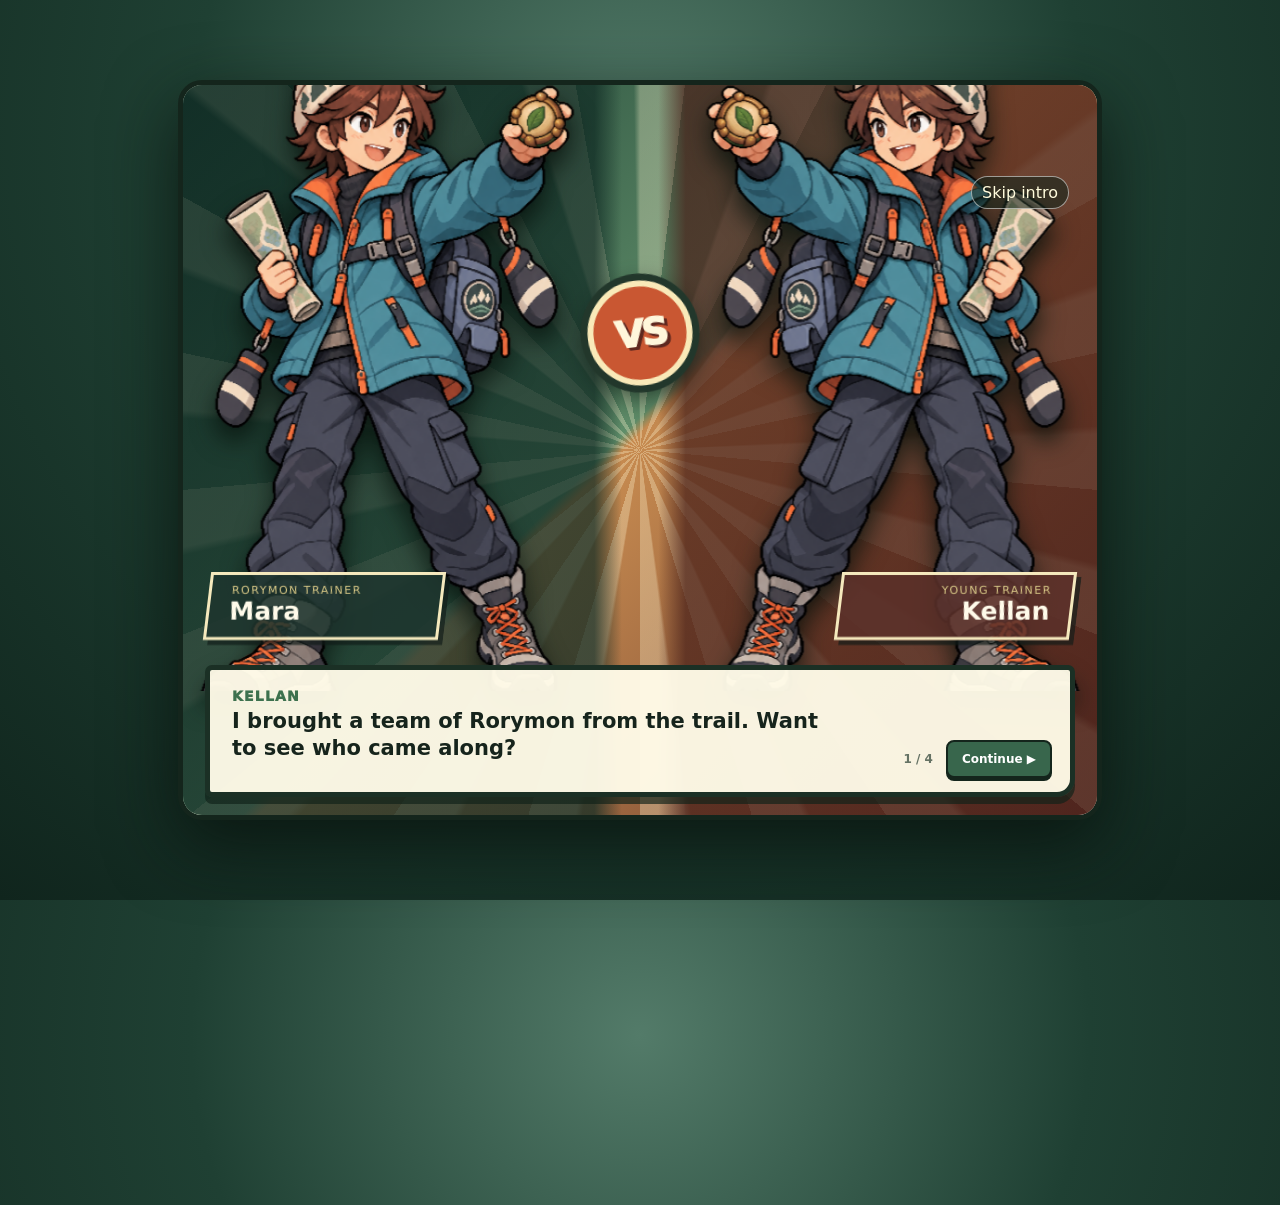
<file: demo/battle/index.html>
<!doctype html>
<html lang="en">
<head>
  <meta charset="utf-8">
  <meta name="viewport" content="width=device-width,initial-scale=1">
  <title>Rorymon Battle Prototype</title>
  <script>if(new URLSearchParams(location.search).has('wild'))document.documentElement.classList.add('skip-intro-mode')</script>
  <link rel="stylesheet" href="./styles.css">
</head>
<body>
  <main class="game" aria-label="Rorymon battle prototype">
    <section class="battle-shell">
      <section id="battle-intro" class="battle-intro" aria-label="Trainer introduction">
        <div class="intro-rays" aria-hidden="true"></div>
        <img id="challenger-art" class="trainer-art trainer-opponent" src="../../assets/characters/artwork/npcs/young-trainer-large-art-v1.png" alt="Young Trainer Kellan">
        <div class="versus" aria-hidden="true"><span>VS</span></div>
        <img id="player-trainer-art" class="trainer-art trainer-player" src="../../assets/characters/artwork/players/female-trainer-large-art-hair-brown-v1.png" alt="Player trainer Mara">
        <div class="trainer-name opponent-name"><small id="challenger-class">YOUNG TRAINER</small><strong id="challenger-name">Kellan</strong></div>
        <div class="trainer-name player-name"><small>RORYMON TRAINER</small><strong id="player-trainer-name">Mara</strong></div>
        <div class="intro-dialogue">
          <p id="intro-speaker" class="speaker">Kellan</p>
          <p id="intro-text">The trail taught Mossmoose a few new tricks. Want to see?</p>
          <div class="intro-controls">
            <span id="intro-progress">1 / 4</span>
            <button id="intro-next">Continue <span aria-hidden="true">▶</span></button>
          </div>
        </div>
        <button id="intro-skip" class="skip-intro">Skip intro</button>
      </section>
      <div id="battle-arena" class="arena awaiting-battle" aria-hidden="true">
        <button id="quality-toggle" class="quality-toggle" type="button" aria-pressed="false">▦ Pixel art</button>
        <button id="music-toggle" class="music-toggle" type="button" aria-pressed="true">♫ Music on</button>
        <div class="hud opponent">
          <div class="hud-top"><span id="opponent-name">Kellan's Mossmoose</span><span id="opponent-level" class="level">Lv. 5</span></div>
          <div class="hp-row"><span class="hp-label">HP</span><div class="hp-track"><div id="opponent-hp" class="hp-fill"></div></div></div>
          <div id="opponent-hp-text" class="hp-text">44 / 44</div>
          <div id="opponent-team" class="team-status" aria-label="Kellan's team"></div>
        </div>
        <div class="platform opponent"></div>
        <img id="opponent-sprite" class="combatant opponent-sprite" src="../../assets/mossmoose-sprite-front-transparent.png" alt="Kellan's Mossmoose">
        <div id="capture-ball" class="capture-ball" hidden><span></span></div>
        <div id="capture-stars" class="capture-stars" hidden><i>✦</i><i>✦</i><i>✦</i><i>✦</i><i>✦</i><i>✦</i></div>
        <div class="hud player">
          <div class="hud-top"><span id="player-name">Mossmoose</span><span id="player-level" class="level">Lv. 5</span></div>
          <div class="hp-row"><span class="hp-label">HP</span><div class="hp-track"><div id="player-hp" class="hp-fill"></div></div></div>
          <div id="player-hp-text" class="hp-text">44 / 44</div>
          <div class="exp-row"><span>EXP</span><div class="exp-track"><div id="player-exp" class="exp-fill"></div></div><span id="player-exp-text">50 / 100</span></div>
          <div id="player-team" class="team-status" aria-label="Mara's team"></div>
        </div>
        <div class="platform player"></div>
        <img id="player-sprite" class="combatant player-sprite" src="../../assets/mossmoose-sprite-rear-transparent.png" alt="Player's Mossmoose">
        <div id="exp-summary" class="exp-summary" hidden>
          <strong id="exp-title">Mossmoose gained 65 EXP!</strong>
          <span id="level-message"></span>
        </div>
      </div>
      <div id="battle-panel" class="panel awaiting-battle" aria-hidden="true">
        <div class="message">
          <div class="prompt-row"><h1 id="battle-prompt">What will Mossmoose do?</h1><span id="turn-number" class="turn">Turn 1</span></div>
          <p id="battle-log" role="status" aria-live="polite"></p>
          <div class="message-actions">
            <button id="switch-open" type="button">Switch</button>
            <div id="throw-actions" class="throw-actions" hidden>
              <button id="throw-open" type="button" aria-expanded="false" aria-controls="ball-choices">Throw</button>
              <div id="ball-choices" class="ball-choices" hidden>
                <button id="catch-rorymon" type="button" hidden></button>
                <button id="catch-ultra" type="button" hidden></button>
                <button id="catch-quick" type="button" hidden></button>
              </div>
            </div>
            <button id="run-away" type="button" hidden>Run Away</button>
            <button id="restart" hidden>Battle again</button>
            <button id="return-overworld" hidden>Return to overworld</button>
          </div>
        </div>
        <div id="move-grid" class="moves" aria-label="Moves"></div>
      </div>
    </section>
  </main>
  <script type="module" src="./app.js?v=20261005j"></script>
</body>
</html>
</file>
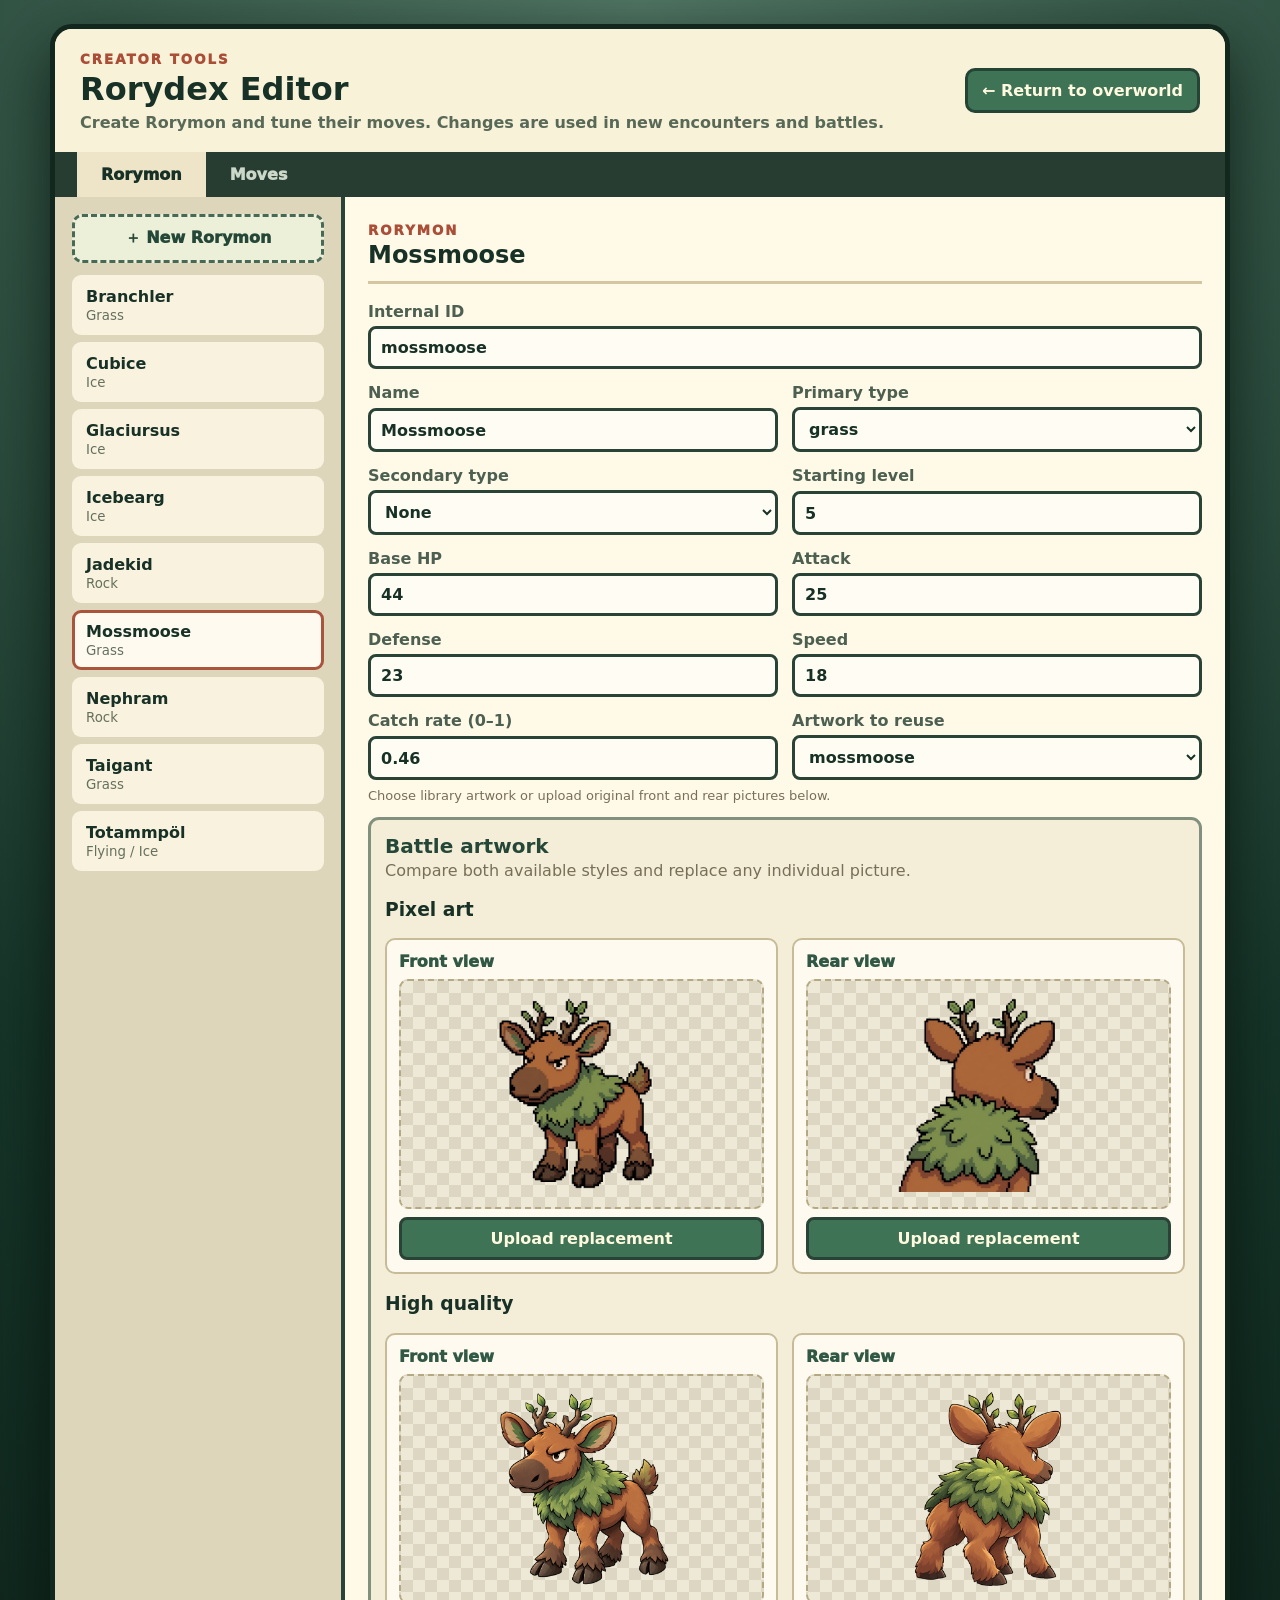
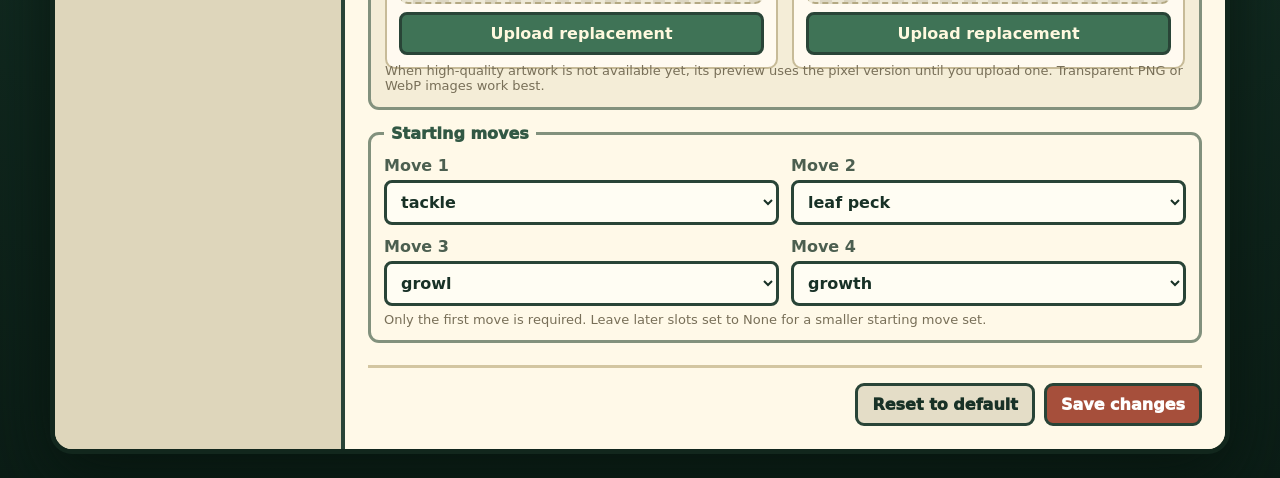
<file: demo/editor/index.html>
<!doctype html>
<html lang="en">
<head>
  <meta charset="utf-8">
  <meta name="viewport" content="width=device-width,initial-scale=1">
  <title>Rorydex Editor</title>
  <link rel="stylesheet" href="styles.css?v=20261005j">
</head>
<body>
  <main class="editor-shell">
    <header>
      <div><small>CREATOR TOOLS</small><h1>Rorydex Editor</h1><p>Create Rorymon and tune their moves. Changes are used in new encounters and battles.</p></div>
      <a href="../overworld/index.html">← Return to overworld</a>
    </header>
    <nav class="tabs" aria-label="Editor sections">
      <button class="active" data-tab="species">Rorymon</button>
      <button data-tab="moves">Moves</button>
    </nav>
    <section class="workspace">
      <aside>
        <button id="new-entry" class="new-entry">＋ New Rorymon</button>
        <div id="entry-list" class="entry-list"></div>
      </aside>
      <form id="editor-form">
        <div class="form-heading"><div><small id="form-kicker">RORYMON</small><h2 id="form-title">Choose a Rorymon</h2></div><span id="save-state" role="status"></span></div>
        <div id="form-fields" class="form-fields"></div>
        <div class="form-actions">
          <button id="reset-entry" type="button">Reset to default</button>
          <button id="delete-entry" type="button">Delete</button>
          <button type="submit">Save changes</button>
        </div>
      </form>
    </section>
  </main>
  <script type="module" src="app.js?v=20261005j"></script>
</body>
</html>
</file>
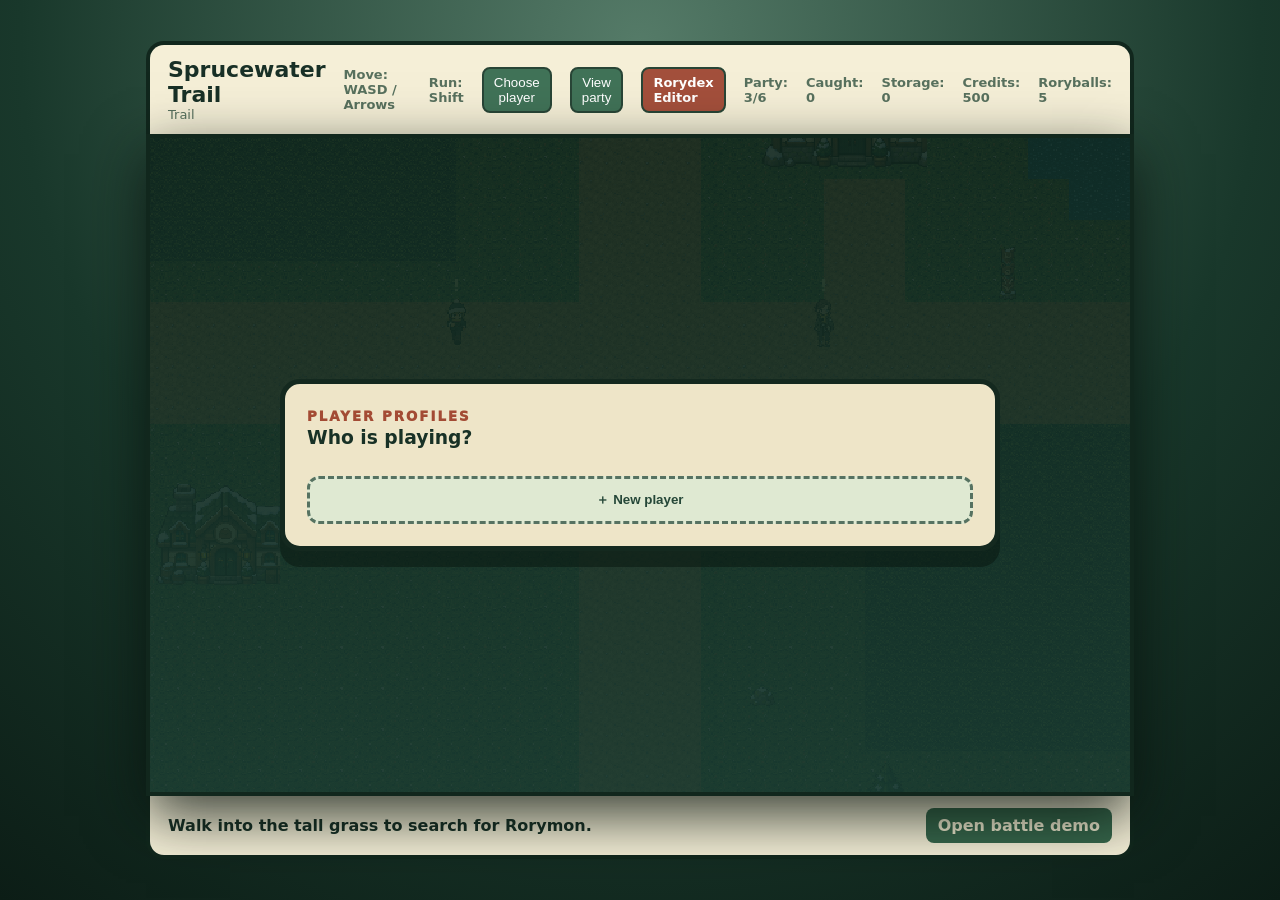
<file: demo/overworld/index.html>
<!doctype html>
<html lang="en">
<head>
  <meta charset="utf-8">
  <meta name="viewport" content="width=device-width,initial-scale=1">
  <title>Rorymon Overworld Prototype</title>
  <link rel="stylesheet" href="styles.css">
</head>
<body>
  <main class="game-shell">
    <header>
      <div><strong>Sprucewater Trail</strong><span id="terrain-label">Trail</span></div>
      <div class="controls"><span>Move: WASD / Arrows</span><span>Run: Shift</span><button id="profile-button" type="button">Player</button><button id="open-party" type="button">View party</button><a class="editor-link" href="../editor/index.html">Rorydex Editor</a><span id="party-count">Party: 3/6</span><span id="collection-count">Caught: 0</span><span id="storage-count">Storage: 0</span><span id="credit-count">Credits: 500</span><span id="ball-count">Roryballs: 5</span></div>
    </header>
    <section class="viewport" aria-label="Rorymon overworld">
      <canvas id="world" width="768" height="512"></canvas>
      <div id="healing-ball" class="healing-ball" hidden><span></span></div>
      <div id="attendant-pop" class="attendant-pop" hidden>
        <img id="attendant-portrait" alt="">
        <div class="attendant-message"><strong id="attendant-name"></strong><span id="attendant-line"></span></div>
      </div>
      <div class="location-card" id="location-card"><strong>Sprucewater Trail</strong><span>Explore the tall grass to find wild Rorymon.</span></div>
      <div class="encounter" id="encounter" hidden>
        <div class="encounter-flash"></div>
        <div class="encounter-card">
          <small>WILD ENCOUNTER</small>
          <h1 id="encounter-name">Something is rustling!</h1>
          <p>Your party is ready. Enter the battle or keep exploring.</p>
          <div><button id="enter-battle">Enter battle</button><button id="dismiss-encounter">Keep exploring</button></div>
        </div>
      </div>
      <div class="party-screen" id="party-screen" hidden>
        <section class="party-window" role="dialog" aria-modal="true" aria-labelledby="party-title">
          <div class="party-heading"><div><small>YOUR TEAM</small><h1 id="party-title">Rorymon Party</h1></div><button id="close-party" type="button" aria-label="Close party">×</button></div>
          <div class="party-list" id="party-list"></div>
          <div class="storage-heading"><small>STORAGE BOX</small><h2>Stored Rorymon</h2><span id="storage-summary">0 stored</span></div>
          <div class="storage-list" id="storage-list"></div>
        </section>
      </div>
      <div class="shop-screen" id="shop-screen" hidden>
        <section class="shop-window" role="dialog" aria-modal="true" aria-labelledby="shop-title">
          <div class="party-heading"><div><small>SPRUCEWATER STORE</small><h1 id="shop-title">Roryball Counter</h1></div><button id="close-shop" type="button" aria-label="Close store">×</button></div>
          <div class="shop-item"><div class="shop-ball"><span></span></div><div><h2>Roryball ×5</h2><p>A bundle of five standard Roryballs.</p></div><button id="buy-roryballs" type="button">Buy · 100 credits</button></div>
          <div class="shop-item"><div class="shop-ball ultra"><span></span></div><div><h2>Ultraroryball ×3</h2><p>Twice the normal capture strength.</p></div><button id="buy-ultraroryballs" type="button">Buy · 300 credits</button></div>
          <div class="shop-item"><div class="shop-ball quick"><span></span></div><div><h2>Quickroryball ×3</h2><p>Best on the first turn of a wild battle.</p></div><button id="buy-quickroryballs" type="button">Buy · 240 credits</button></div>
          <p id="shop-message">Welcome! Stock up before heading into the tall grass.</p>
        </section>
      </div>
      <div class="profile-screen" id="profile-screen" hidden>
        <section class="profile-window" role="dialog" aria-modal="true" aria-labelledby="profile-title">
          <div class="profile-heading"><div><small>PLAYER PROFILES</small><h1 id="profile-title">Who is playing?</h1></div><button id="close-profiles" type="button" aria-label="Close profiles">×</button></div>
          <div id="profile-list" class="profile-list"></div>
          <button id="new-profile" class="new-profile" type="button">＋ New player</button>
          <form id="profile-form" class="profile-form" hidden>
            <label>Character name<input id="character-name" maxlength="18" autocomplete="off" required placeholder="Enter a name"></label>
            <fieldset><legend>1. Choose Boy or Girl</legend><div id="body-choices" class="body-choices"></div></fieldset>
            <fieldset><legend>2. Choose hair color</legend><div id="hair-choices" class="hair-choices"></div></fieldset>
            <p id="profile-error" class="profile-error" aria-live="polite"></p>
            <div class="profile-actions"><button id="cancel-profile" type="button">Cancel</button><button type="submit">Start adventure</button></div>
          </form>
        </section>
      </div>
    </section>
    <footer><span id="status">Walk into the tall grass to search for Rorymon.</span><a href="../battle/?battle=1">Open battle demo</a></footer>
  </main>
  <script type="module" src="app.js"></script>
</body>
</html>
</file>
<file: demo/battle/styles.css>
:root { color-scheme: dark; font-family: "Trebuchet MS", system-ui, sans-serif; --ink:#16241c; --cream:#f7f1d6; --pine:#254d3a; --moss:#63a84f; --gold:#d6a84b; }
* { box-sizing: border-box; }
body { margin:0; min-height:100vh; display:grid; place-items:center; color:var(--ink); background:radial-gradient(circle at 50% 15%,#537b69 0,#1f4033 45%,#10251d 100%); }
button { font:inherit; }
.game { width:min(100vw,960px); padding:18px; }
.battle-shell { overflow:hidden; border:5px solid #14251c; border-radius:24px; background:#dfe7d7; box-shadow:0 24px 70px #07120dcc; }
.battle-intro { position:relative; height:min(78vw,730px); min-height:610px; overflow:hidden; background:linear-gradient(135deg,#18392e,#5f8d69 48%,#c78b50 49%,#5e3028); isolation:isolate; }
.intro-rays { position:absolute; inset:-30%; z-index:-1; opacity:.32; background:repeating-conic-gradient(from 10deg,transparent 0 9deg,#fff6d1 10deg 17deg); animation:turnRays 24s linear infinite; }
.battle-intro::after { content:""; position:absolute; inset:0; z-index:-1; background:linear-gradient(90deg,#102b24bb 0 45%,transparent 48% 52%,#4a211abb 55% 100%); }
.trainer-art { position:absolute; bottom:124px; width:52%; height:88%; object-fit:cover; object-position:50% 48%; filter:drop-shadow(0 14px 12px #07130dcc); }
.trainer-player { left:-3%; transform:translateX(-3%); animation:trainerInLeft .65s cubic-bezier(.2,.8,.25,1) both; }
.trainer-opponent { right:-3%; transform:translateX(3%) scaleX(-1); animation:trainerInRight .65s cubic-bezier(.2,.8,.25,1) both; }
.versus { position:absolute; z-index:4; left:50%; top:34%; width:105px; height:105px; display:grid; place-items:center; transform:translate(-50%,-50%) rotate(-7deg); border:6px solid #f9e9b8; border-radius:50%; background:#c95732; box-shadow:0 0 0 7px #22372b,0 10px 30px #08130dcc; }
.versus span { color:#fff7db; font-size:38px; font-weight:1000; letter-spacing:-3px; text-shadow:3px 3px #5e281f; }
.trainer-name { position:absolute; z-index:5; bottom:175px; min-width:235px; padding:9px 20px 11px; color:#fffbea; border:3px solid #f5e9bd; background:#1d352ddd; box-shadow:5px 5px 0 #101b17a8; transform:skew(-7deg); }
.trainer-name small,.trainer-name strong { display:block; transform:skew(7deg); }.trainer-name small{font-size:11px;letter-spacing:1.5px;color:#d9c987}.trainer-name strong{font-size:25px}.player-name{left:24px}.opponent-name{right:24px;text-align:right;background:#5b3029dd}
.intro-dialogue { position:absolute; z-index:8; left:22px; right:22px; bottom:18px; min-height:132px; padding:18px 22px 14px; border:5px solid #1b3025; border-radius:7px 7px 18px 7px; background:#fffbe9f5; box-shadow:0 7px 0 #0f2118aa; }
.intro-dialogue p { margin:0; }.speaker { margin-bottom:4px!important; color:#3d714e; font-size:14px; font-weight:1000; text-transform:uppercase; letter-spacing:1.2px; }.intro-dialogue #intro-text { max-width:75%; font-size:21px; line-height:1.3; font-weight:800; }
.intro-controls { position:absolute; right:18px; bottom:14px; display:flex; align-items:center; gap:13px; color:#657264; font-size:12px; font-weight:900; }
#intro-next { padding:10px 14px; color:#fff; border:2px solid #14251c; border-radius:8px; background:#38664c; box-shadow:0 3px 0 #14251c; font-weight:900; cursor:pointer; } #intro-next:hover{filter:brightness(1.12);transform:translateY(-1px)}
.skip-intro { position:absolute; z-index:10; top:91px; right:28px; padding:6px 10px; color:#fffbdc; border:1px solid #fff8; border-radius:20px; background:#14251c99; cursor:pointer; }
.awaiting-battle { position:absolute!important; width:1px!important; height:1px!important; overflow:hidden!important; clip-path:inset(50%)!important; opacity:0; pointer-events:none; }
.skip-intro-mode .battle-intro{display:none!important}
.intro-exit { animation:introExit .42s ease-in both; }.battle-enter { animation:battleEnter .5s ease-out both; }.dialogue-pop .intro-dialogue{animation:dialoguePop .22s ease-out}
@keyframes trainerInLeft{from{transform:translateX(-55%)}to{transform:translateX(-3%)}} @keyframes trainerInRight{from{transform:translateX(55%) scaleX(-1)}to{transform:translateX(3%) scaleX(-1)}} @keyframes turnRays{to{transform:rotate(360deg)}} @keyframes introExit{to{opacity:0;transform:scale(1.04)}} @keyframes battleEnter{from{opacity:0}to{opacity:1}} @keyframes dialoguePop{50%{transform:translateY(3px)}}
.arena { position:relative; height:min(58vw,520px); min-height:390px; overflow:hidden; background:linear-gradient(#93c6c1 0 48%,#8faf6d 48% 70%,#527148 70%); }
.music-toggle { position:absolute; z-index:8; top:14px; right:14px; padding:7px 11px; color:#f8f2d8; border:2px solid #173025; border-radius:18px; background:#294a3dcc; box-shadow:0 2px 0 #14251c; font-size:12px; font-weight:900; cursor:pointer; }.music-toggle:hover{filter:brightness(1.12)}.music-toggle[aria-pressed="false"]{opacity:.7}
.arena::before { content:""; position:absolute; inset:0; opacity:.5; background:radial-gradient(ellipse at 79% 57%,#d9dc9e 0 12%,transparent 13%),radial-gradient(ellipse at 24% 84%,#a3bd79 0 17%,transparent 18%),linear-gradient(165deg,transparent 58%,#3f613c 59% 61%,transparent 62%); }
.arena::after { content:""; position:absolute; left:0; right:0; top:38%; height:24%; opacity:.65; background:linear-gradient(150deg,transparent 0 8%,#274b3a 9% 11%,transparent 12% 20%,#315a42 21% 23%,transparent 24% 75%,#274b3a 76% 78%,transparent 79%); }
.platform { position:absolute; border-radius:50%; background:radial-gradient(ellipse,#b7c988 0 42%,#78945e 44% 62%,transparent 64%); filter:drop-shadow(0 12px 8px #29432d88); }
.platform.opponent { width:280px; height:90px; right:65px; top:245px; }
.platform.player { width:340px; height:110px; left:40px; bottom:20px; }
.combatant { position:absolute; z-index:3; object-fit:contain; image-rendering:pixelated; transform-origin:50% 90%; filter:drop-shadow(0 12px 5px #1b2a1d77); transition:filter .15s; }
.opponent-sprite { width:245px; height:245px; right:72px; top:67px; }
.player-sprite { width:300px; height:300px; left:55px; bottom:16px; }
.opponent-sprite.totammpol-sprite { width:192px; height:288px; right:110px; top:30px; }
.player-sprite.totammpol-sprite { width:192px; height:288px; left:105px; bottom:16px; }
.capture-ball{position:absolute;z-index:7;width:34px;height:34px;border:4px solid #2e251d;border-radius:50%;background:radial-gradient(circle at 42% 40%,#79dcca 0 12%,#2f806c 14% 31%,#a66a35 33% 52%,#4f321f 54% 63%,#d49a50 65%);box-shadow:0 5px 0 #15251c55}.capture-ball[hidden],.capture-stars[hidden]{display:none}.capture-ball span{position:absolute;left:50%;top:50%;width:9px;height:9px;border:2px solid #fff4c6;border-radius:50%;background:#74e1db;transform:translate(-50%,-50%)}.capture-ball.throwing{display:block;animation:throwBall .72s linear forwards}.capture-ball.impact{display:block;left:calc(100% - 205px);top:225px;transform:translate(-50%,-50%) rotate(700deg)}.capture-ball.dropping{display:block;animation:dropBall .28s ease-in forwards}.capture-ball.resting{display:block;left:calc(100% - 205px);top:290px;transform:translate(-50%,-50%)}.capture-ball.shaking{animation:ballShake .38s ease-in-out 3}.capture-ball.breaking{animation:ballBreak .48s ease-out forwards}.capture-ball.success{animation:ballSuccess .7s ease-out}.capture-stars{position:absolute;z-index:8;left:calc(100% - 205px);top:290px;width:1px;height:1px}.capture-stars i{position:absolute;color:#ffe277;font-style:normal;font-size:23px;text-shadow:0 0 6px #fff,0 0 12px #efac36;animation:starBurst .75s ease-out both}.capture-stars i:nth-child(1){--x:-64px;--y:-13px}.capture-stars i:nth-child(2){--x:-38px;--y:-58px}.capture-stars i:nth-child(3){--x:10px;--y:-68px}.capture-stars i:nth-child(4){--x:55px;--y:-35px}.capture-stars i:nth-child(5){--x:63px;--y:18px}.capture-stars i:nth-child(6){--x:-12px;--y:56px}.capture-absorb{animation:absorbIntoBall .65s ease-in forwards}.capture-escaped{animation:escapeFromBall .45s ease-out both}
.hud { position:absolute; z-index:4; width:310px; padding:12px 16px; border:4px solid #1d3025; border-radius:16px 5px 16px 5px; background:#fffbedee; box-shadow:6px 7px 0 #21352a55; }
.hud.opponent { top:25px; left:28px; }
.hud.player { right:28px; bottom:25px; }
.hud-top { display:flex; justify-content:space-between; align-items:baseline; font-weight:900; font-size:22px; }
.level { font-size:15px; color:#445347; }
.hp-row { display:grid; grid-template-columns:30px 1fr; gap:7px; align-items:center; margin-top:8px; }
.hp-label { padding:2px 4px; color:#fff; background:#273d30; border-radius:5px; font-size:12px; font-weight:900; text-align:center; }
.hp-track { height:13px; overflow:hidden; border:2px solid #26392e; border-radius:10px; background:#d7d5c7; }
.hp-fill { height:100%; width:100%; border-radius:8px; background:linear-gradient(#8bdb60,#439d43); transition:width .55s ease; }
.hp-fill.warning { background:linear-gradient(#ffd65f,#d99b28); }.hp-fill.critical { background:linear-gradient(#ff7968,#c33d34); }
.hp-text { margin-top:4px; text-align:right; font:700 13px ui-monospace,monospace; color:#475047; }
.exp-row { display:grid; grid-template-columns:28px 1fr auto; align-items:center; gap:6px; margin-top:5px; color:#35677a; font:900 10px ui-monospace,monospace; }
.team-status { display:flex; justify-content:flex-end; gap:5px; margin-top:6px; }
.team-pip { width:13px; height:13px; border:2px solid #26392e; border-radius:50%; background:linear-gradient(#df7657 0 43%,#fff5d9 46% 100%); box-shadow:0 1px 0 #ffffff88 inset; }
.team-pip.active { outline:2px solid #d7ad44; outline-offset:1px; }.team-pip.fainted{filter:grayscale(1);opacity:.38}
.exp-track { height:7px; overflow:hidden; border:1px solid #37505a; border-radius:8px; background:#d9d9cf; }
.exp-fill { height:100%; width:0; border-radius:8px; background:linear-gradient(#76dcec,#2babc8); transition:width .8s ease; }
.exp-summary { position:absolute; z-index:9; left:50%; bottom:18px; min-width:330px; padding:12px 18px; color:#173026; text-align:center; border:4px solid #1d392c; border-radius:12px; background:#fff7d9f2; box-shadow:0 7px 0 #17302477; transform:translateX(-50%); }
.exp-summary strong,.exp-summary span { display:block; }.exp-summary span{margin-top:3px;color:#3d7254;font-weight:900}.exp-summary.show{animation:summaryIn .35s ease-out both}
.level-up { animation:levelUp .9s ease-in-out!important; }
.panel { display:grid; grid-template-columns:1fr 1.35fr; min-height:210px; border-top:5px solid #14251c; background:#f3edd1; }
.message { padding:20px 22px; display:flex; flex-direction:column; gap:12px; border-right:4px solid #21352a; background:linear-gradient(135deg,#fffbea,#e8ddb7); }
.prompt-row { display:flex; justify-content:space-between; align-items:center; gap:12px; }
#battle-prompt { margin:0; font-size:21px; }.turn { white-space:nowrap; color:#657264; font-weight:800; font-size:13px; }
#battle-log { min-height:88px; margin:0; white-space:pre-line; overflow:auto; color:#4e584d; line-height:1.45; font-weight:650; }
.moves { display:grid; grid-template-columns:1fr 1fr; gap:10px; padding:16px; background:#263c30; }
.move { min-height:78px; padding:10px 13px; text-align:left; color:#152219; border:3px solid #17271d; border-radius:12px; background:#f5f0db; box-shadow:0 4px 0 #132219; cursor:pointer; transition:transform .1s,filter .1s; }
.move:hover:not(:disabled) { transform:translateY(-2px); filter:brightness(1.08); }.move:active:not(:disabled){transform:translateY(2px);box-shadow:0 1px 0 #132219}.move:disabled{cursor:not-allowed;opacity:.55}
.move span { display:block; font-size:18px; font-weight:950; }.move small { display:block; margin-top:4px; font-weight:800; color:#4e5a4e; }.move.grass { background:linear-gradient(135deg,#e9f4cf,#acd477); }.moves.locked{pointer-events:none}
.move.ice { background:linear-gradient(135deg,#f1fbff,#9eddeb); }
.move.flying { background:linear-gradient(135deg,#f2fbff,#b7dce8); }
.move.rock { background:linear-gradient(135deg,#f2ead8,#bda77a); }
.message-actions { margin-top:auto; display:flex; flex-wrap:wrap; gap:8px; }
#restart,#switch-open,#throw-open,#run-away,#catch-rorymon,#catch-ultra,#catch-quick,#return-overworld { padding:9px 16px; border:2px solid #273a2e; border-radius:9px; color:#fff; background:#365f48; font-weight:900; cursor:pointer; }
#switch-open { background:#446d75; } #switch-open:disabled{opacity:.45;cursor:not-allowed}
#throw-open{background:#a64f3b}#throw-open:disabled{opacity:.45;cursor:not-allowed}#run-away{background:#765846}.throw-actions{position:relative}.ball-choices{position:absolute;z-index:12;left:0;bottom:calc(100% + 7px);display:grid;min-width:190px;gap:5px;padding:7px;border:3px solid #273a2e;border-radius:11px;background:#fff8df;box-shadow:0 5px 0 #15251c55}.ball-choices[hidden]{display:none}.ball-choices button{width:100%;text-align:left;background:#a64f3b}.ball-choices button[hidden]{display:none}
.switch-choice { background:linear-gradient(135deg,#e4f2e6,#a9d0bd); }.cancel-switch{background:#ddd8ca}
.lunge-right { animation:lungeRight .33s ease; }.lunge-left { animation:lungeLeft .33s ease; }.hit { animation:hit .42s ease; filter:brightness(1.7) sepia(.4) drop-shadow(0 12px 5px #1b2a1d77); }
.faint { animation:faintOut .58s ease-in both; }.send-out { animation:sendOut .62s cubic-bezier(.2,.8,.25,1) both; }
.capture-wobble{animation:captureWobble .85s ease-in-out}.captured{animation:capturedOut .6s ease-in both}
@keyframes lungeRight { 50%{transform:translate(18px,-5px) rotate(2deg)} } @keyframes lungeLeft { 50%{transform:translate(-18px,5px) rotate(-2deg)} } @keyframes hit { 25%,75%{transform:translateX(-8px);opacity:.55}50%{transform:translateX(8px);opacity:1} }
@keyframes faintOut{to{opacity:0;transform:translateY(55px) scale(.72)}} @keyframes sendOut{from{opacity:0;transform:scale(.2)}70%{transform:scale(1.07)}to{opacity:1;transform:scale(1)}}
@keyframes captureWobble{0%,100%{transform:rotate(0)}20%{transform:rotate(-6deg) scale(.92)}45%{transform:rotate(6deg) scale(.82)}70%{transform:rotate(-4deg) scale(.72)}}@keyframes capturedOut{to{opacity:0;transform:scale(.08);filter:brightness(2) drop-shadow(0 0 22px #fff)}}
@keyframes throwBall{0%{left:27%;top:73%;transform:translate(-50%,-50%) rotate(0) scale(.7);animation-timing-function:ease-out}22%{left:36%;top:47%;transform:translate(-50%,-50%) rotate(155deg) scale(.84);animation-timing-function:ease-out}45%{left:49%;top:23%;transform:translate(-50%,-50%) rotate(330deg) scale(1);animation-timing-function:ease-in}68%{left:64%;top:25%;transform:translate(-50%,-50%) rotate(500deg) scale(1.08);animation-timing-function:ease-in}84%{left:calc(100% - 245px);top:34%;transform:translate(-50%,-50%) rotate(610deg) scale(1.05);animation-timing-function:ease-in}100%{left:calc(100% - 205px);top:225px;transform:translate(-50%,-50%) rotate(700deg) scale(1)}}@keyframes dropBall{0%{left:calc(100% - 205px);top:225px;transform:translate(-50%,-50%) rotate(700deg)}75%{left:calc(100% - 205px);top:295px;transform:translate(-50%,-50%) rotate(755deg) scale(.96)}100%{left:calc(100% - 205px);top:290px;transform:translate(-50%,-50%) rotate(760deg)}}@keyframes absorbIntoBall{0%{opacity:1;transform:scale(1);filter:brightness(1)}45%{opacity:.9;transform:scale(.62);filter:brightness(3) saturate(.2)}100%{opacity:0;transform:translateY(75px) scale(.05);filter:brightness(4)}}@keyframes ballShake{0%,100%{transform:translate(-50%,-50%) rotate(0)}30%{transform:translate(-58%,-50%) rotate(-17deg)}70%{transform:translate(-42%,-50%) rotate(17deg)}}@keyframes ballBreak{0%{transform:translate(-50%,-50%) scale(1)}55%{transform:translate(-50%,-50%) scale(1.35);filter:brightness(2.8)}100%{transform:translate(-50%,-50%) scale(.2);opacity:0}}@keyframes escapeFromBall{0%{opacity:0;transform:translateY(65px) scale(.08);filter:brightness(4)}100%{opacity:1;transform:scale(1);filter:brightness(1)}}@keyframes ballSuccess{45%{filter:brightness(2);box-shadow:0 0 25px #ffe87b}100%{filter:brightness(1);box-shadow:0 5px 0 #15251c55}}@keyframes starBurst{0%{opacity:0;transform:translate(0,0) scale(.2) rotate(0)}35%{opacity:1}100%{opacity:0;transform:translate(var(--x),var(--y)) scale(1.15) rotate(160deg)}}
@keyframes summaryIn{from{opacity:0;transform:translate(-50%,14px)}to{opacity:1;transform:translate(-50%,0)}} @keyframes levelUp{0%,100%{filter:drop-shadow(0 12px 5px #1b2a1d77)}35%,70%{filter:brightness(1.65) drop-shadow(0 0 22px #f4e979);transform:translateY(-10px) scale(1.04)}}
@media(max-width:720px){.game{padding:0}.battle-shell{border-width:0;border-radius:0}.battle-intro{height:100vh;min-height:620px}.trainer-art{width:68%;height:76%;bottom:150px}.trainer-player{left:-20%}.trainer-opponent{right:-20%}.versus{width:75px;height:75px;top:38%}.versus span{font-size:28px}.trainer-name{bottom:165px;min-width:160px;padding:7px 11px}.trainer-name strong{font-size:19px}.player-name{left:10px}.opponent-name{right:10px}.skip-intro{top:18px;right:12px}.intro-dialogue{left:10px;right:10px;bottom:10px;min-height:142px}.intro-dialogue #intro-text{max-width:100%;padding-right:0;font-size:18px}.intro-controls{position:static;justify-content:space-between;margin-top:12px}.arena{height:58vh;min-height:360px}.music-toggle{top:68px;right:10px}.opponent-sprite{width:180px;height:180px;right:15px;top:100px}.player-sprite{width:230px;height:230px;left:0;bottom:18px}.platform.opponent{right:0;top:230px}.platform.player{left:-45px}.hud{width:235px}.hud.opponent{left:12px;top:12px}.hud.player{right:12px;bottom:12px}.exp-summary{min-width:290px;bottom:8px}.panel{grid-template-columns:1fr}.message{border-right:0;border-bottom:4px solid #21352a;padding:13px 16px}.moves{padding:12px}.move{min-height:65px}}
@media(max-width:720px){.opponent-sprite.totammpol-sprite{width:128px;height:192px;right:76px;top:88px}.player-sprite.totammpol-sprite{width:128px;height:192px;left:61px;bottom:18px}}
@media(prefers-reduced-motion:reduce){*,*::before,*::after{animation-duration:.001ms!important;transition-duration:.001ms!important}}
.quality-toggle{position:absolute;z-index:8;top:14px;right:124px;padding:7px 11px;color:#f8f2d8;border:2px solid #173025;border-radius:18px;background:#294a3dcc;box-shadow:0 2px 0 #14251c;font-size:12px;font-weight:900;cursor:pointer}.quality-toggle:hover{filter:brightness(1.12)}.arena.high-quality .combatant{image-rendering:auto}@media(max-width:720px){.quality-toggle{top:68px;right:120px}}
.capture-ball[data-ball="ultra"]{background:radial-gradient(circle at 42% 40%,#ffe66d 0 12%,#2b344d 14% 31%,#d6a72f 33% 52%,#1b2238 54% 63%,#f0d25b 65%)}.capture-ball[data-ball="quick"]{background:radial-gradient(circle at 42% 40%,#f8fbff 0 12%,#2c8fc4 14% 31%,#f2d552 33% 52%,#1c5578 54% 63%,#d6f4ff 65%)}
</file>
<file: demo/editor/styles.css>
:root{font-family:"Trebuchet MS",system-ui,sans-serif;color:#183126;background:#10261d;color-scheme:dark}*{box-sizing:border-box}body{margin:0;min-height:100vh;padding:24px;background:radial-gradient(circle at 50% 0,#527765,#17362a 55%,#0b1d16)}button,input,select{font:inherit}.editor-shell{width:min(1180px,100%);margin:auto;border:5px solid #12271d;border-radius:22px;background:#eee5c8;box-shadow:0 22px 65px #06130dcc;overflow:hidden}header{display:flex;align-items:center;justify-content:space-between;gap:20px;padding:20px 25px;background:#f8f2d9}header small,.form-heading small{color:#aa4e38;font-weight:1000;letter-spacing:2px}header h1{margin:2px 0 0;font-size:32px}header p{margin:5px 0 0;color:#596957;font-weight:700}header a{flex:none;padding:10px 14px;border:3px solid #254435;border-radius:10px;background:#3f7356;color:#fff9df;text-decoration:none;font-weight:900}.tabs{display:flex;padding:0 22px;background:#273d31}.tabs button{padding:13px 24px;border:0;background:transparent;color:#cbd7c8;font-weight:1000;cursor:pointer}.tabs button.active{background:#eee5c8;color:#183126}.workspace{display:grid;grid-template-columns:290px 1fr;min-height:650px}aside{padding:17px;border-right:4px solid #294437;background:#ded6bb}.new-entry{width:100%;padding:11px;border:3px dashed #496957;border-radius:10px;background:#edf0d8;color:#254738;font-weight:1000;cursor:pointer}.entry-list{display:grid;gap:7px;margin-top:12px}.entry-list button{padding:9px 11px;border:3px solid transparent;border-radius:9px;background:#f8f2de;color:#183126;text-align:left;cursor:pointer}.entry-list button.active{border-color:#aa543e;background:#fffaf0}.entry-list strong,.entry-list small{display:block}.entry-list small{margin-top:2px;color:#66705e;text-transform:capitalize}form{padding:23px;background:#fff9e8}.form-heading{display:flex;align-items:center;justify-content:space-between;border-bottom:3px solid #d3c6a1;padding-bottom:12px}.form-heading h2{margin:2px 0 0}.form-heading span{color:#397253;font-weight:900}.form-fields{display:grid;grid-template-columns:repeat(2,minmax(0,1fr));gap:14px;margin-top:18px}.form-fields label{display:grid;gap:5px;color:#4c5f50;font-weight:900}.form-fields label.wide{grid-column:1/-1}.form-fields input,.form-fields select{width:100%;padding:9px 10px;border:3px solid #294437;border-radius:8px;background:#fffdf3;color:#183126;font-weight:800}.form-fields fieldset{grid-column:1/-1;display:grid;grid-template-columns:repeat(2,minmax(0,1fr));gap:12px;margin:0;padding:13px;border:3px solid #82917d;border-radius:11px}.form-fields legend{padding:0 7px;font-weight:1000;color:#315844}.hint{grid-column:1/-1;margin:-6px 0 0;color:#786f58;font-size:13px}.form-actions{display:flex;justify-content:flex-end;gap:9px;margin-top:22px;padding-top:15px;border-top:3px solid #d3c6a1}.form-actions button{padding:9px 14px;border:3px solid #294437;border-radius:9px;background:#e4ddc7;color:#183126;font-weight:1000;cursor:pointer}.form-actions button[type=submit]{background:#a64f3b;color:#fff}.form-actions #delete-entry{color:#9d3e34}.form-actions button[hidden]{display:none}@media(max-width:760px){body{padding:0}.editor-shell{border:0;border-radius:0}.workspace{grid-template-columns:1fr}.entry-list{grid-template-columns:repeat(2,1fr)}aside{border-right:0;border-bottom:4px solid #294437}.form-fields{grid-template-columns:1fr}.form-fields fieldset{grid-template-columns:1fr}header{align-items:flex-start;flex-direction:column}}
.artwork-editor{grid-column:1/-1;padding:14px;border:3px solid #82917d;border-radius:11px;background:#f4edd7}.artwork-heading strong{font-size:20px;color:#254738}.artwork-heading p{margin:3px 0 12px;color:#786f58}.artwork-grid{display:grid;grid-template-columns:repeat(2,minmax(0,1fr));gap:14px}.artwork-card{display:grid;gap:8px;padding:12px;border:2px solid #c7bb98;border-radius:10px;background:#fffaf0}.artwork-card>span{font-weight:1000;color:#315844}.artwork-preview{position:relative;display:grid;place-items:center;height:230px;overflow:hidden;border:2px dashed #b4a983;border-radius:9px;background-color:#eee9d7;background-image:linear-gradient(45deg,#dcd6c2 25%,transparent 25%),linear-gradient(-45deg,#dcd6c2 25%,transparent 25%),linear-gradient(45deg,transparent 75%,#dcd6c2 75%),linear-gradient(-45deg,transparent 75%,#dcd6c2 75%);background-size:24px 24px;background-position:0 0,0 12px,12px -12px,-12px 0}.artwork-preview img{position:absolute;inset:7%;display:block;width:86%!important;height:86%!important;max-width:none!important;max-height:none!important;object-fit:contain}.artwork-preview img[src*="totammpol-"]{image-rendering:pixelated}.upload-button,.clear-artwork{display:block;padding:9px 11px;border:3px solid #294437;border-radius:8px;background:#3f7356!important;color:#fff9df!important;text-align:center;cursor:pointer}.upload-button input{position:absolute;width:1px!important;height:1px;opacity:0;pointer-events:none}.clear-artwork{background:#e4ddc7!important;color:#183126!important;font-weight:900}.clear-artwork[hidden]{display:none}@media(max-width:760px){.artwork-grid{grid-template-columns:1fr}.artwork-preview{height:200px}}
</file>
<file: demo/overworld/styles.css>
:root{font-family:"Trebuchet MS",system-ui,sans-serif;color:#173126;background:#10261d;color-scheme:dark}*{box-sizing:border-box}body{margin:0;min-height:100vh;display:grid;place-items:center;background:radial-gradient(circle at 50% 5%,#557b68,#19382b 58%,#0c1d16)}.game-shell{width:min(100vw,1020px);padding:16px}header,footer{display:flex;align-items:center;justify-content:space-between;gap:18px;padding:12px 18px;border:4px solid #11271d;background:#f5efd7;color:#183026}header{border-radius:18px 18px 0 0;border-bottom:0}header strong,header span{display:block}header strong{font-size:22px}header div>span{color:#57705d;font-size:13px}.controls{display:flex;gap:18px;font-weight:800;color:#3e5d4a}.controls span{display:inline}.viewport{position:relative;overflow:hidden;border:4px solid #11271d;background:#6f9557;box-shadow:0 20px 55px #07120ccc}canvas{display:block;width:100%;aspect-ratio:3/2;image-rendering:pixelated}.location-card{position:absolute;left:18px;top:18px;padding:10px 14px;border:3px solid #183126;border-radius:10px;background:#fff9e7e8;color:#183126;box-shadow:4px 4px #17302566;animation:cardOut 4s both}.location-card strong,.location-card span{display:block}.location-card span{margin-top:2px;font-size:12px;color:#58705e}@keyframes cardOut{0%,72%{opacity:1;transform:translateY(0)}100%{opacity:0;transform:translateY(-8px);visibility:hidden}}footer{border-radius:0 0 18px 18px;border-top:0;font-weight:750}footer a{color:#f8f1d6;text-decoration:none;padding:8px 12px;border-radius:8px;background:#37674c}.encounter{position:absolute;inset:0;display:grid;place-items:center;background:#10261d99;z-index:20}.encounter[hidden]{display:none}.encounter-flash{position:absolute;inset:0;background:repeating-conic-gradient(#fff 0 8deg,#d6e8c1 9deg 16deg);opacity:.22;animation:spin 4s linear infinite}.encounter-card{position:relative;width:min(88%,480px);padding:24px;border:5px solid #14291f;border-radius:18px;background:#fff9e9;color:#1a3025;text-align:center;box-shadow:0 12px 0 #0e211899}.encounter-card small{color:#a34b34;font-weight:1000;letter-spacing:2px}.encounter-card h1{margin:7px 0}.encounter-card button{margin:8px 5px 0;padding:10px 15px;border:3px solid #193126;border-radius:9px;background:#417456;color:#fff;font:800 16px inherit;cursor:pointer}.encounter-card button+button{background:#e5dfc9;color:#243a2e}@keyframes spin{to{transform:rotate(360deg)}}@media(max-width:700px){.game-shell{padding:0}header,footer{border-left:0;border-right:0;border-radius:0}.controls>span{display:none}footer{font-size:12px}.location-card{display:none}}
.attendant-pop{position:absolute;inset:0;z-index:35;pointer-events:none;overflow:hidden}.attendant-pop[hidden],.healing-ball[hidden]{display:none}.attendant-pop img{position:absolute;left:2%;bottom:-7%;width:min(31%,250px);height:88%;object-fit:contain;filter:drop-shadow(0 7px 8px #08150daa);animation:attendantSlide .42s cubic-bezier(.15,.8,.25,1) both}.attendant-message{position:absolute;left:25%;right:5%;bottom:8%;padding:13px 18px;border:4px solid #173126;border-radius:13px;background:#fff9e9f2;color:#183126;box-shadow:6px 7px 0 #10261d77;animation:messageSlide .42s .08s ease-out both}.attendant-message strong{display:block;color:#a34b34;font-size:14px;letter-spacing:1px;text-transform:uppercase}.attendant-message span{display:block;margin-top:3px;font-size:18px;font-weight:900}.healing-ball{position:absolute;z-index:12;left:50%;top:24%;width:30px;height:30px;border:4px solid #2e251d;border-radius:50%;background:linear-gradient(#a94e42 0 44%,#f5eed4 46% 100%);box-shadow:0 0 0 4px #7ef4e788,0 0 24px 10px #76ece0;transform:translate(-50%,-50%);animation:healingPulse .48s ease-in-out 3}.healing-ball span{position:absolute;left:50%;top:50%;width:9px;height:9px;border:2px solid #2e251d;border-radius:50%;background:#e9ffff;transform:translate(-50%,-50%)}@keyframes attendantSlide{from{opacity:0;transform:translateX(-45%)}to{opacity:1;transform:translateX(0)}}@keyframes messageSlide{from{opacity:0;transform:translateY(24px)}to{opacity:1;transform:translateY(0)}}@keyframes healingPulse{0%,100%{transform:translate(-50%,-50%) scale(.85);filter:brightness(1)}50%{transform:translate(-50%,-50%) scale(1.22);filter:brightness(1.8)}}
.storage-actions button:disabled{cursor:not-allowed;opacity:.45}
.storage-heading[hidden],.storage-list[hidden]{display:none}
.shop-window{max-height:92%;overflow:auto}.shop-item+.shop-item{margin-top:10px}.shop-ball.ultra{background:radial-gradient(circle at 42% 40%,#ffe66d 0 12%,#2b344d 14% 31%,#d6a72f 33% 52%,#1b2238 54% 63%,#f0d25b 65%)}.shop-ball.quick{background:radial-gradient(circle at 42% 40%,#f8fbff 0 12%,#2c8fc4 14% 31%,#f2d552 33% 52%,#1c5578 54% 63%,#d6f4ff 65%)}
.controls{align-items:center}.controls button{padding:6px 10px;border:2px solid #284536;border-radius:8px;background:#407257;color:#fff;font:800 13px inherit;cursor:pointer}.party-screen{position:absolute;inset:0;z-index:30;padding:24px;background:#10261dcc;overflow:auto}.party-screen[hidden]{display:none}.party-window{width:min(100%,840px);margin:auto;padding:18px;border:5px solid #14291f;border-radius:18px;background:#eee5c8;color:#183126;box-shadow:0 14px 0 #0b1d1577}.party-heading{display:flex;align-items:center;justify-content:space-between;margin-bottom:14px}.party-heading small,.storage-heading small{color:#a34b34;font-weight:1000;letter-spacing:2px}.party-heading h1{margin:2px 0 0}.party-heading button{width:44px;height:44px;border:3px solid #20392c;border-radius:50%;background:#365f48;color:#fff;font:900 27px/1 inherit;cursor:pointer}.party-list,.storage-list{display:grid;gap:12px}.party-card{position:relative;display:grid;grid-template-columns:125px 1fr;min-height:160px;padding:12px;border:3px solid #294437;border-radius:14px;background:#fff9e8;box-shadow:4px 5px 0 #263c3044}.party-card>img{width:120px;height:135px;object-fit:contain;image-rendering:pixelated;filter:drop-shadow(0 7px 3px #263c3044)}.party-number{position:absolute;left:8px;top:8px;width:28px;height:28px;display:grid;place-items:center;border-radius:50%;background:#315c47;color:#fff;font-weight:900}.party-details{min-width:0}.party-name{display:flex;align-items:baseline;justify-content:space-between;gap:12px;border-bottom:2px solid #d5c9a7}.party-name h2{margin:0 0 5px}.party-name strong{color:#456451}.type-line{display:flex;gap:10px;align-items:center;margin:7px 0;text-transform:capitalize}.type-line span{padding:3px 9px;border-radius:12px;background:#5a8068;color:#fff;font-weight:900}.type-line small{color:#6e604b}.stats-grid{display:grid;grid-template-columns:repeat(4,1fr);gap:6px}.stats-grid span{padding:6px;border-radius:7px;background:#e8dfc4;color:#665d49;font-size:12px}.stats-grid b{display:block;color:#183126;font-size:17px}.known-moves{display:grid;grid-template-columns:repeat(4,1fr);gap:6px;margin-top:8px}.known-moves>span{padding:6px;border:2px solid #9b937c;border-radius:7px;background:#f0ead7;font-size:13px;font-weight:900}.known-moves small{display:block;margin-top:2px;color:#635f51;font-size:9px;text-transform:uppercase}.known-moves .move-grass{background:#d7ebb9}.known-moves .move-ice{background:#d5edf3}.known-moves .move-flying{background:#dfeaf1}.known-moves .move-rock{background:#dfd1b1}.storage-heading{display:flex;align-items:baseline;gap:10px;margin:24px 0 10px;padding-top:16px;border-top:3px solid #b9aa83}.storage-heading h2{margin:0}.storage-heading span{margin-left:auto;color:#665d49;font-weight:900}.storage-empty{padding:22px;border:3px dashed #9b937c;border-radius:12px;color:#665d49;text-align:center;font-weight:800}.storage-actions{display:flex;align-items:center;justify-content:flex-end;gap:8px;margin-top:10px}.storage-actions select,.storage-actions button{min-height:38px;border:2px solid #294437;border-radius:8px;font:800 13px inherit}.storage-actions select{max-width:230px;padding:5px;background:#fffdf2;color:#183126}.storage-actions button{padding:7px 12px;background:#a64f3b;color:#fff;cursor:pointer}@media(max-width:700px){.controls{display:flex}.party-screen{padding:8px}.party-window{padding:12px}.party-card{grid-template-columns:90px 1fr}.party-card>img{width:86px;height:110px}.stats-grid,.known-moves{grid-template-columns:repeat(2,1fr)}.storage-actions{align-items:stretch;flex-direction:column}.storage-actions select{max-width:none}}.shop-screen{position:absolute;inset:0;z-index:31;display:grid;place-items:center;padding:24px;background:#10261dcc}.shop-screen[hidden]{display:none}.shop-window{width:min(100%,650px);padding:20px;border:5px solid #14291f;border-radius:18px;background:#eee5c8;color:#183126;box-shadow:0 14px 0 #0b1d1577}.shop-item{display:grid;grid-template-columns:70px 1fr auto;align-items:center;gap:16px;padding:16px;border:3px solid #294437;border-radius:14px;background:#fff9e8}.shop-item h2,.shop-item p{margin:0}.shop-item p{margin-top:4px;color:#6a6a58}.shop-item button{padding:10px 14px;border:3px solid #20392c;border-radius:9px;background:#a64f3b;color:#fff;font-weight:900;cursor:pointer}.shop-ball{position:relative;width:52px;height:52px;border:5px solid #2e251d;border-radius:50%;background:radial-gradient(circle at 42% 40%,#79dcca 0 12%,#2f806c 14% 31%,#a66a35 33% 52%,#4f321f 54% 63%,#d49a50 65%)}.shop-ball span{position:absolute;left:50%;top:50%;width:12px;height:12px;border:2px solid #fff4c6;border-radius:50%;background:#74e1db;transform:translate(-50%,-50%)}#shop-message{margin:14px 4px 0;color:#516653;font-weight:800}@media(max-width:700px){.shop-screen{padding:8px}.shop-item{grid-template-columns:60px 1fr}.shop-item button{grid-column:1/-1}}

.party-card>img.high-quality-sprite{image-rendering:auto}
.profile-screen{position:absolute;inset:0;z-index:50;display:grid;place-items:center;padding:22px;background:linear-gradient(#10261de8,#18382ff0)}.profile-screen[hidden],.profile-form[hidden]{display:none}.profile-window{width:min(720px,100%);max-height:94%;overflow:auto;padding:22px;border:5px solid #14291f;border-radius:20px;background:#eee5c8;color:#183126;box-shadow:0 16px 0 #08181088}.profile-heading{display:flex;align-items:center;justify-content:space-between;margin-bottom:16px}.profile-heading small{color:#a34b34;font-weight:1000;letter-spacing:2px}.profile-heading h1{margin:2px 0 0}.profile-heading>button{width:44px;height:44px;border:3px solid #20392c;border-radius:50%;background:#365f48;color:#fff;font:900 27px/1 inherit;cursor:pointer}.profile-list{display:grid;grid-template-columns:repeat(2,minmax(0,1fr));gap:10px}.profile-choice{display:flex;align-items:center;gap:12px;padding:10px;border:3px solid #294437;border-radius:13px;background:#fff9e8;color:#183126;text-align:left;cursor:pointer}.profile-choice.active{outline:4px solid #d3a843}.profile-choice strong,.profile-choice small{display:block}.profile-choice strong{font-size:20px}.profile-choice small{margin-top:3px;color:#6e604b;text-transform:capitalize}.profile-avatar,.avatar-choice>span{display:block;width:54px;height:72px;background-image:var(--avatar);background-repeat:no-repeat;background-size:var(--avatar-size,800% 100%);background-position:0 0;image-rendering:pixelated}.new-profile{width:100%;margin-top:12px;padding:12px;border:3px dashed #567261;border-radius:12px;background:#dfe9d2;color:#254738;font-weight:900;cursor:pointer}.profile-form{margin-top:14px;padding-top:14px;border-top:3px solid #b9aa83}.profile-form>label{display:grid;gap:6px;font-weight:900}.profile-form input{padding:10px 12px;border:3px solid #294437;border-radius:9px;background:#fffdf2;color:#183126;font:800 18px inherit}.profile-form fieldset{margin:14px 0 0;padding:12px;border:3px solid #294437;border-radius:12px}.profile-form legend{padding:0 7px;font-weight:900}.avatar-choices{display:grid;grid-template-columns:repeat(6,1fr);gap:8px}.avatar-choice{display:grid;place-items:center;padding:7px;border:3px solid transparent;border-radius:10px;background:#dcd5bb;color:#4d5d4f;text-transform:capitalize;cursor:pointer}.avatar-choice.selected{border-color:#b35a3f;background:#fff7de}.avatar-choice small{font-weight:900}.profile-error{min-height:20px;margin:8px 0 0;color:#a33b32;font-weight:900}.profile-actions{display:flex;justify-content:flex-end;gap:9px}.profile-actions button{padding:9px 14px;border:3px solid #294437;border-radius:9px;background:#d8d0b8;color:#183126;font-weight:900;cursor:pointer}.profile-actions button[type=submit]{background:#a64f3b;color:#fff}@media(max-width:700px){.profile-screen{padding:7px}.profile-window{padding:13px}.profile-list{grid-template-columns:1fr}.avatar-choices{grid-template-columns:repeat(3,1fr)}}
.body-choices{display:grid;grid-template-columns:repeat(2,minmax(0,1fr));gap:10px}.hair-choices{display:grid;grid-template-columns:repeat(4,minmax(0,1fr));gap:8px}@media(max-width:700px){.hair-choices{grid-template-columns:repeat(2,minmax(0,1fr))}}
.controls .editor-link{padding:6px 10px;border:2px solid #284536;border-radius:8px;background:#a34f3b;color:#fff;text-decoration:none;font-size:13px;font-weight:900}
</file>
